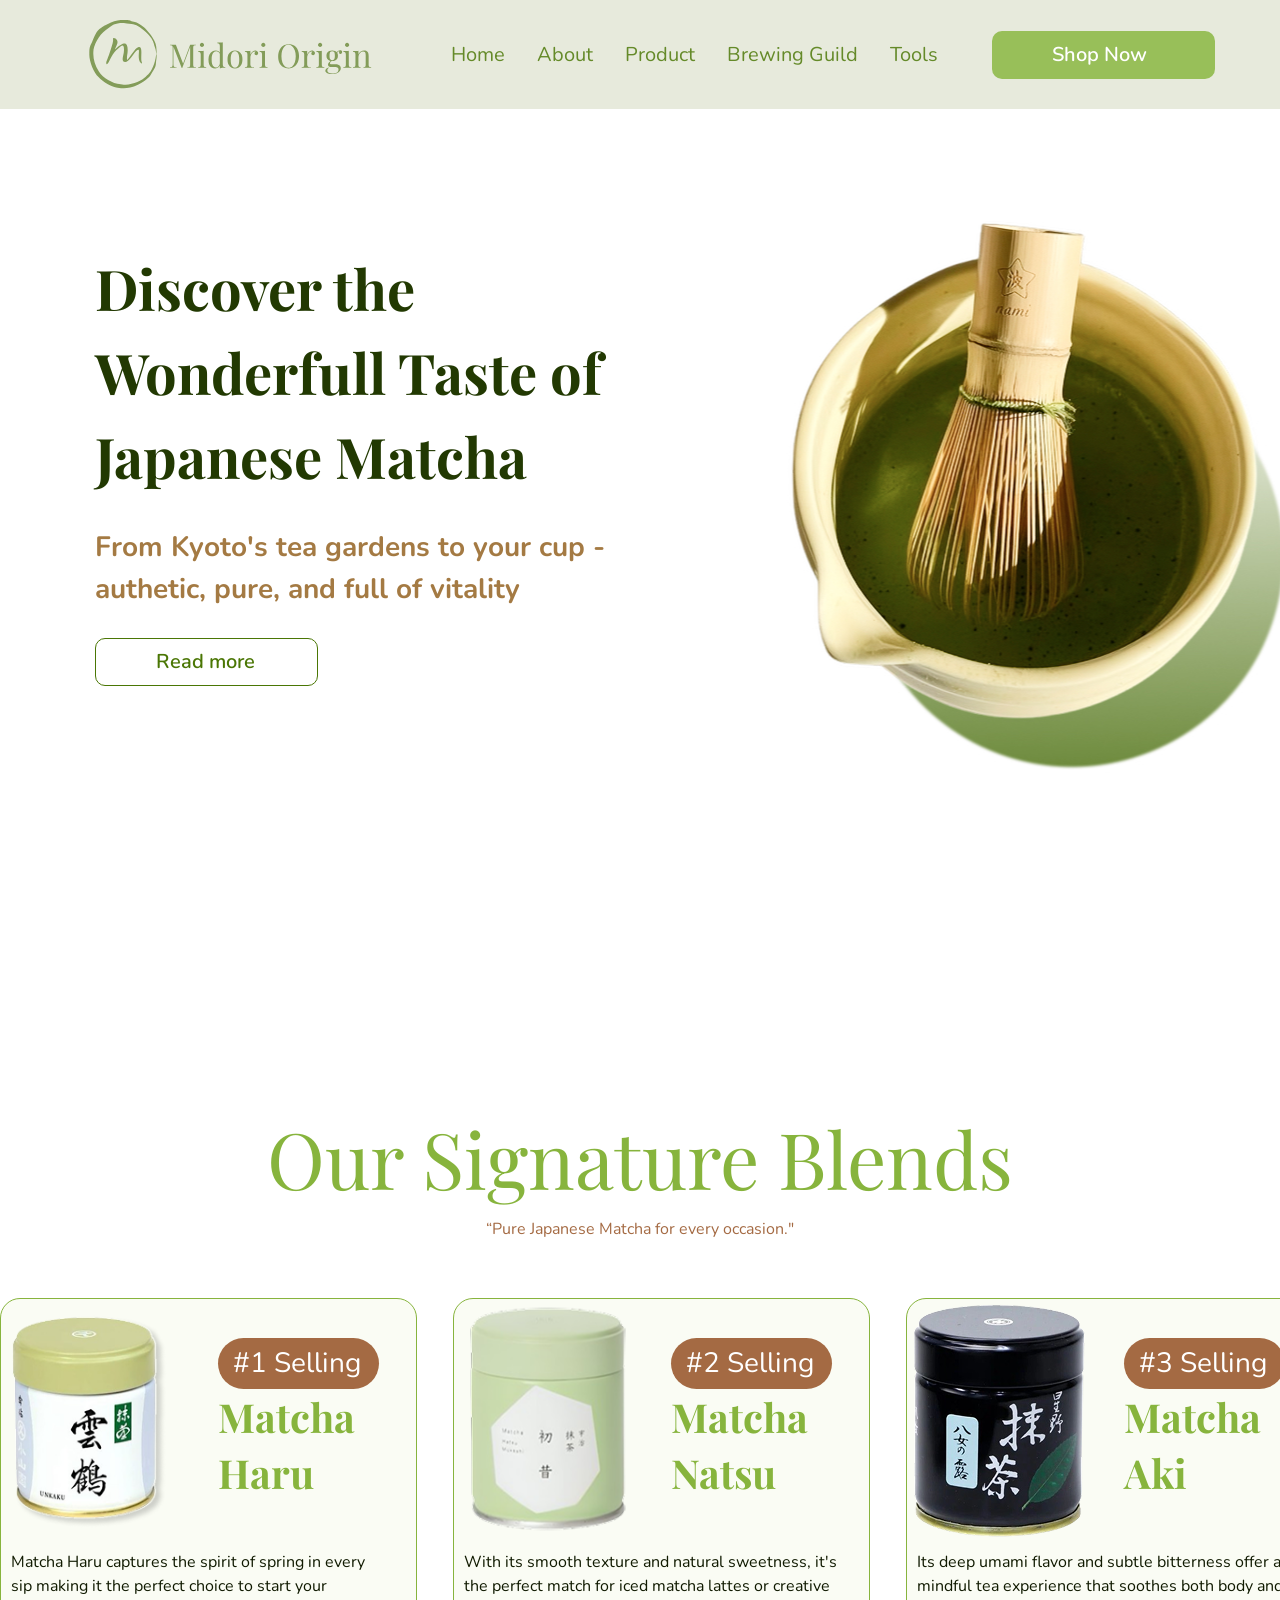
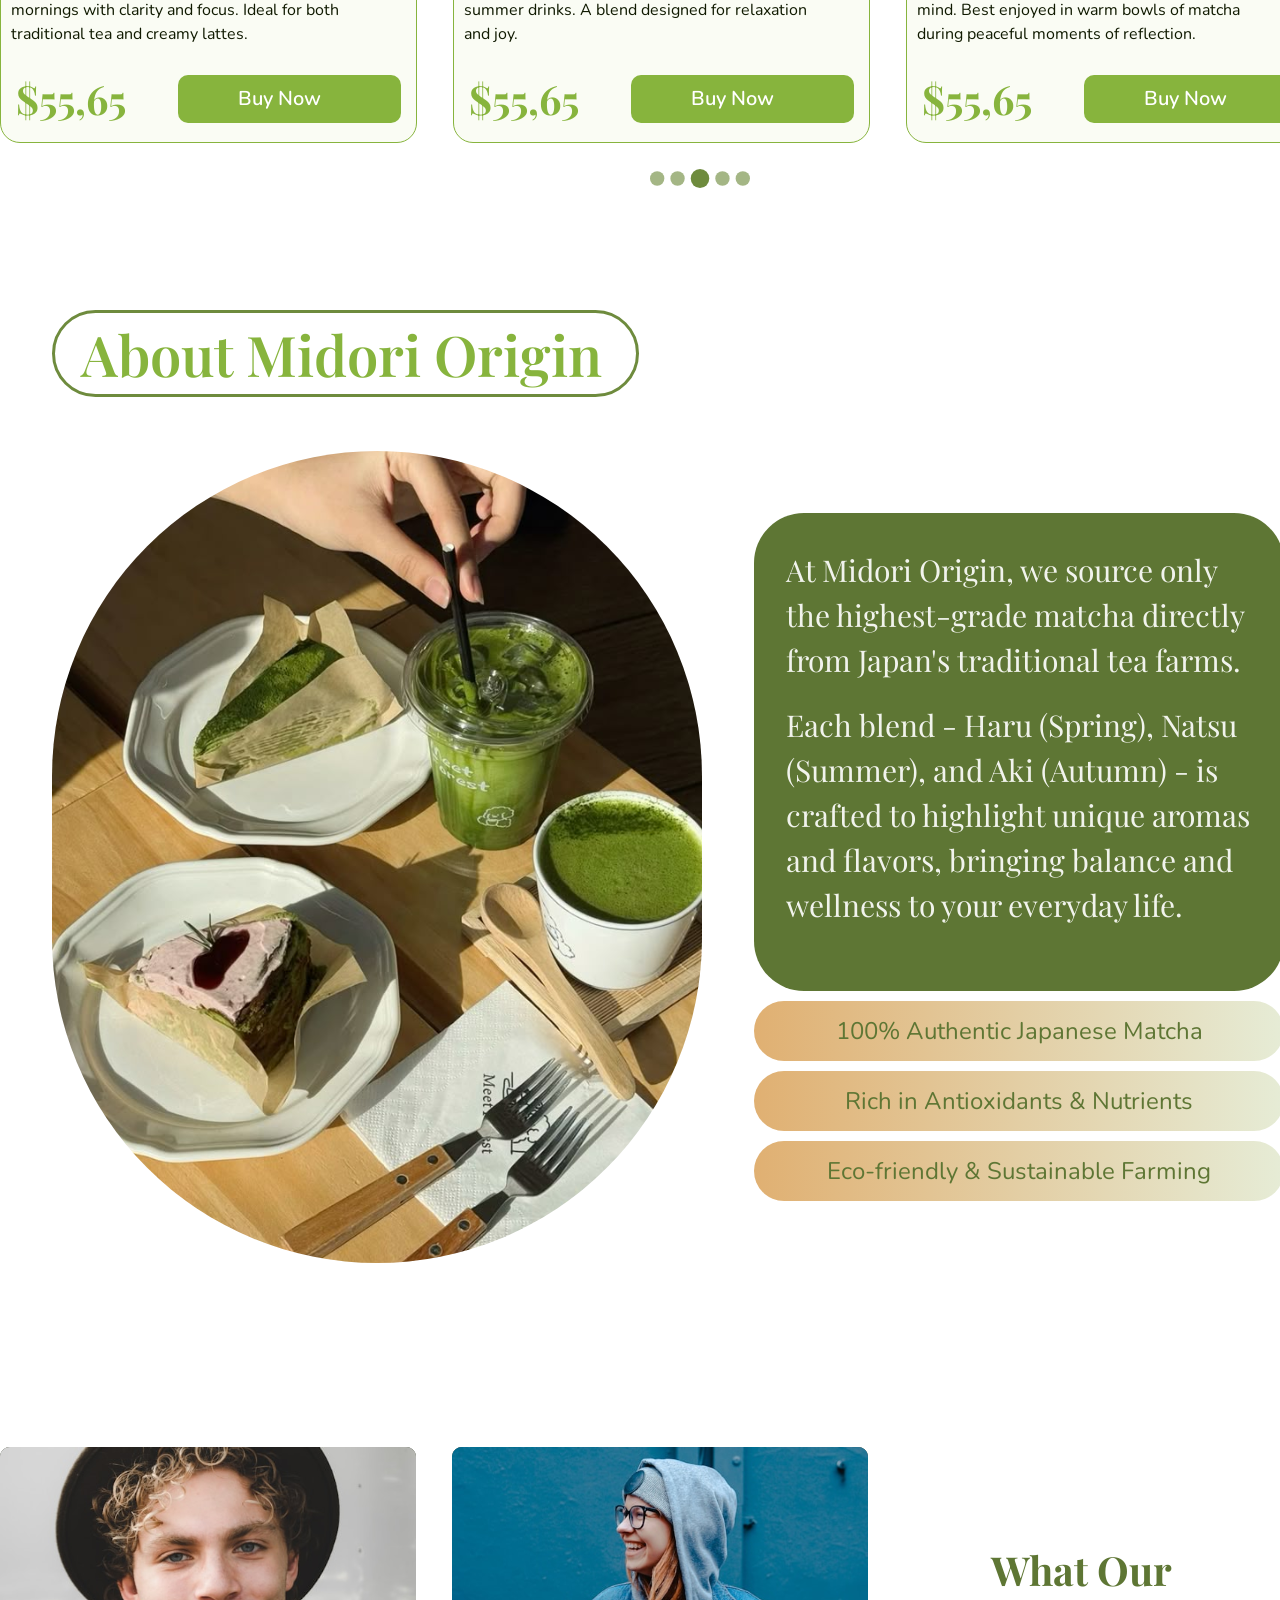
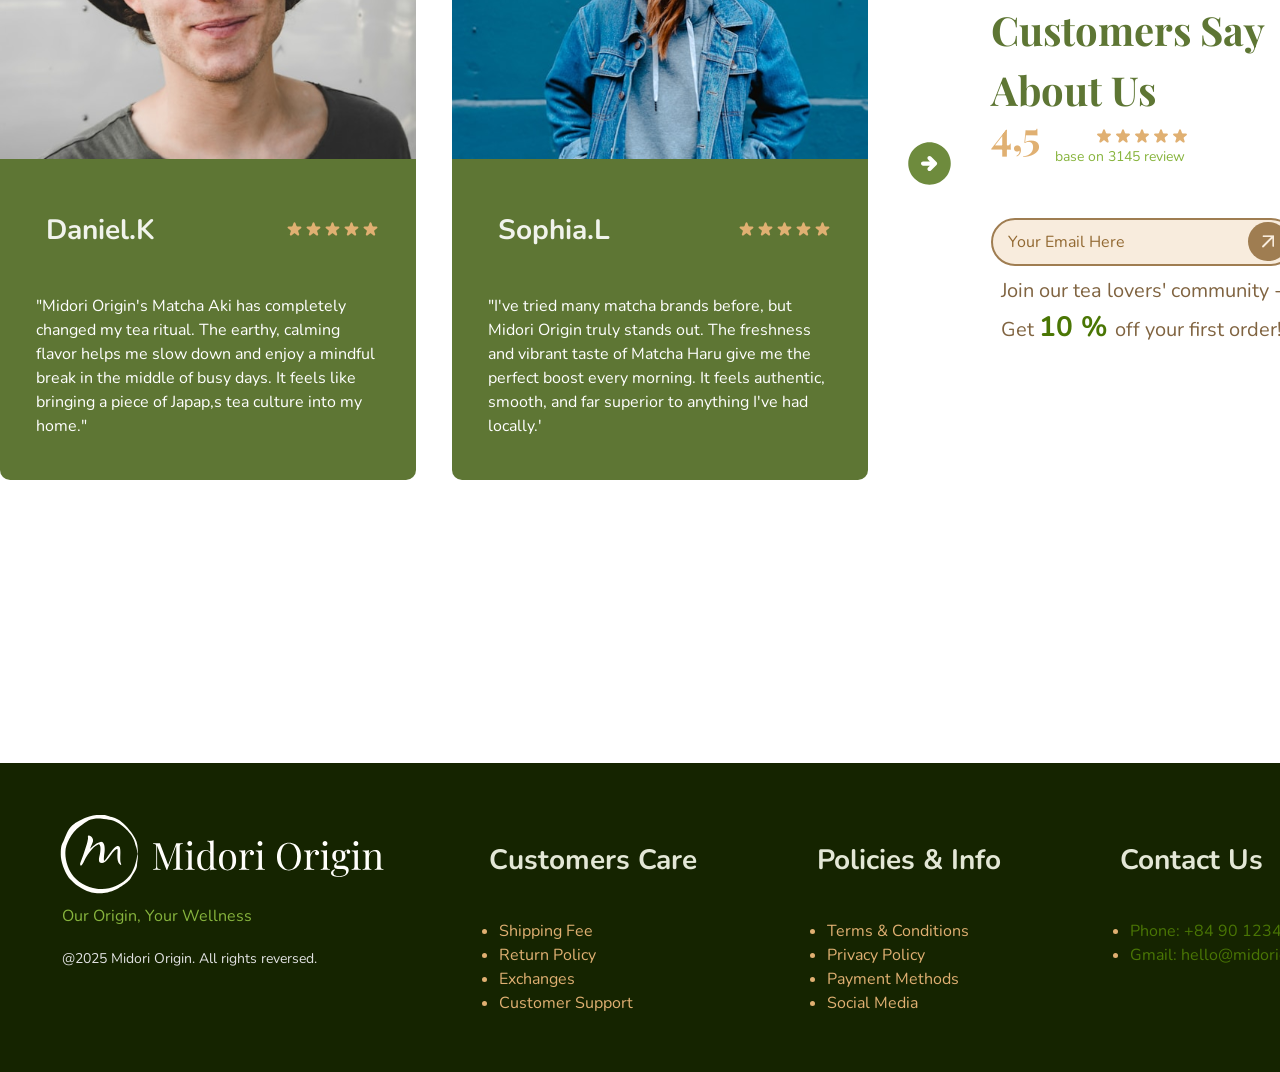
<file: index.html>
<!DOCTYPE html>
<html lang="en">

<head>
    <meta charset="UTF-8">
    <meta name="viewport" content="width=device-width, initial-scale=1.0">
    <title>Midori Origin</title>

    <!--css-->
    <link rel="stylesheet" href="css/style.css">

    <!--Font-->
    <link rel="preconnect" href="https://fonts.googleapis.com">
    <link rel="preconnect" href="https://fonts.gstatic.com" crossorigin>
    <link href="https://fonts.googleapis.com/css2?family=Nunito:ital,wght@0,200..1000;1,200..1000&display=swap"
        rel="stylesheet">

    <link rel="preconnect" href="https://fonts.googleapis.com">
    <link rel="preconnect" href="https://fonts.gstatic.com" crossorigin>
    <link href="https://fonts.googleapis.com/css2?family=Playfair+Display:ital,wght@0,400..900;1,400..900&display=swap"
        rel="stylesheet">
</head>

<body>
    <!--Navigation-->

    <div class="nav-bar">
        <img src="imgs/midori-logo.svg" width="332" height="69">
        <div class="menu">
            <a href="#"> Home </a>
            <a href="#"> About </a>
            <a href="#"> Product </a>
            <a href="#"> Brewing Guild </a>
            <a href="#"> Tools </a>
        </div>
        <a href="#" class="btn"> Shop Now </a>


    </div>

    <!--Hero-Section-->

    <div class="herosection">
        <div class="title1">
            <h1> Discover the <br> Wonderfull Taste of <br> Japanese Matcha </h1>
            <h3> From Kyoto's tea gardens to your cup - <br> authetic, pure, and full of vitality </h3>
        </div>
        <a href="#" class="btn-line"> Read more </a>

    </div>

    <!--Product-->

    <div class="title2">
        <h2> Our Signature Blends </h2>
        <p id="tagline1"> “Pure Japanese Matcha for every occasion." </p>
    </div>

    <div class="product">
        <!--card1-->
        <div class="card">
            <div class="item-til">
                <img src="imgs/matcha tin 1.png" width="185" height="241">
                <div class="pro-name">
                    <div class="tag">
                        <p> #1 Selling </p>
                    </div>
                    <h4> Matcha <br> Haru </h4>

                </div>
            </div>
            <p class="decre"> Matcha Haru captures the spirit of spring in every <br> sip making it the perfect choice
                to start your <br> mornings with clarity and focus. Ideal for both <br> traditional tea and creamy
                lattes.
            </p>
            <div class="pri-btn">
                <h4>$55,65</h4>
                <a href="#" class="btn"> Buy Now </a>
            </div>
        </div>

        <!--card2-->
        <div class="card">
            <div class="item-til">
                <img src="imgs/matcha tin 2.png" width="185" height="241">
                <div class="pro-name">
                    <div class="tag">
                        <p> #2 Selling </p>
                    </div>
                    <h4> Matcha <br> Natsu </h4>

                </div>
            </div>
            <p class="decre"> With its smooth texture and natural sweetness, it's <br> the perfect match for iced matcha
                lattes or creative <br> summer drinks. A blend designed for relaxation <br> and joy.
            </p>
            <div class="pri-btn">
                <h4>$55,65</h4>
                <a href="#" class="btn"> Buy Now </a>
            </div>
        </div>

        <!--card3-->
        <div class="card">
            <div class="item-til">
                <img src="imgs/matcha tin 3.png" width="185" height="241">
                <div class="pro-name">
                    <div class="tag">
                        <p> #3 Selling </p>
                    </div>
                    <h4> Matcha <br> Aki </h4>

                </div>
            </div>
            <p class="decre"> Its deep umami flavor and subtle bitterness offer a <br> mindful tea experience that
                soothes both body and <br> mind. Best enjoyed in warm bowls of matcha <br> during peaceful moments of
                reflection.
            </p>
            <div class="pri-btn">
                <h4>$55,65</h4>
                <a href="#" class="btn"> Buy Now </a>
            </div>
        </div>

    </div>
    <div id="roll-dot">
        <img src="imgs/roll-dot.svg" alt="roll-dot" width="100" height="auto">
    </div>

    <!--About Us-->
    <div class="About-us">
        <div class="title3">
            <p> About Midori Origin </p>
        </div>
        <div class="About-card">
            <img src="imgs/table-pic.svg" alt="matchatable" width="650" height="812">
            <div class="Ab-info">
                <div id="Ab-mido">
                    <p> At Midori Origin, we source only <br> the highest-grade matcha directly <br> from Japan's
                        traditional tea farms. </p>

                    <p> Each blend - Haru (Spring), Natsu <br> (Summer), and Aki (Autumn) - is <br> crafted to highlight
                        unique aromas <br> and flavors, bringing balance and <br> wellness to your everyday life.</p>

                </div>
                <div class="info-tag">
                    <p> 100% Authentic Japanese Matcha </p>
                </div>
                <div class="info-tag">
                    <p> Rich in Antioxidants & Nutrients </p>
                </div>
                <div class="info-tag">
                    <p> Eco-friendly & Sustainable Farming </p>
                </div>

            </div>

        </div>
    </div>

    <!--Comment-->

    <div class="cmt-box">
        <!--cmt1-->
        <div class="cmt-card">
            <img src="imgs/ctm-1.svg" alt="man" width="416" height="312">
            <div class="name-star">
                <p> <b> Daniel.K </b> </p>
                <img src="imgs/star.svg" alt="star" width="95" height="19">
            </div>
            <p class="cmt-dre"> "Midori Origin's Matcha Aki has completely changed my tea ritual. The earthy, calming
                flavor helps me slow down and enjoy a mindful break in the middle of busy days. It feels like bringing a
                piece of Japap,s tea culture into my home."</p>
        </div>
        <!--cmt2-->
        <div class="cmt-card">
            <img src="imgs/ctm-2.svg" alt="women" width="416" height="312">
            <div class="name-star">
                <p> <b> Sophia.L</b> </p>
                <img src="imgs/star.svg" alt="star" width="95" height="19">
            </div>
            <p class="cmt-dre"> "I've tried many matcha brands before, but Midori Origin truly stands out. The freshness
                and vibrant taste of Matcha Haru give me the perfect boost every morning. It feels authentic, smooth,
                and far superior to anything I've had locally.' </p>
        </div>

        <img src="imgs/arrowleft.svg" alt="arrowleft" width="51" height="auto">

        <!--left-->
        <div class="cmt-leftside">
            <div class="title-rate">
                <div id="title4-box">
                    <h3 id="title4"> What Our Customers Say About Us </h3>
                    <div class="rate-box">
                        <h3 id="rate-number"> 4,5 </h3>
                        <div class="star">
                            <img src="imgs/star.svg" alt="star" width="174" height="19">
                            <p id="rev"> base on 3145 review </p>
                        </div>
                    </div>
                </div>

                <div class="new-sh">
                    <div class="dm-box">
                        <p id="m-dm"> Your Email Here </p>
                        <img src="imgs/dm.svg" alt="dm" width="40" height="auto">
                    </div>

                    <p id="tagline3"> Join our tea lovers' community - Get <b id="number"> 10 % </b> off your first
                        order!</p>


                </div>

            </div>

        </div>


    </div>

    <!--Footer-->
    <div class="footer">
        <div class="logo-f">
            <img src="imgs/logo-white.svg" alt="midori-logo" width="342" height="79">
            <p id="tagli"> Our Origin, Your Wellness </p>
            <p id="credit"> @2025 Midori Origin. All rights reversed. </p>
        </div>

        <div class="info-f">
            <h3 class="footer-title"> Customers Care </h3>
            <ul>
                <li> Shipping Fee </li>
                <li> Return Policy </li>
                <li> Exchanges </li>
                <li> Customer Support </li>
            </ul>

        </div>

        <div class="info-f">
            <h3 class="footer-title"> Policies & Info </h3>
            <ul>
                <li> Terms & Conditions </li>
                <li> Privacy Policy </li>
                <li> Payment Methods </li>
                <li> Social Media </li>
            </ul>

        </div>

        <div class="info-f">
            <h3 class="footer-title"> Contact Us </h3>
            <ul>
                <li> <a href="tel: +849012345678"> Phone: +84 90 1234 5678 </a> </li>
                <li> <a href="mailto:hello@midoriorigin.com"> Gmail: hello@midoriorigin.com </a> </li>
            </ul>

        </div>



    </div>

</body>

</html>
</file>
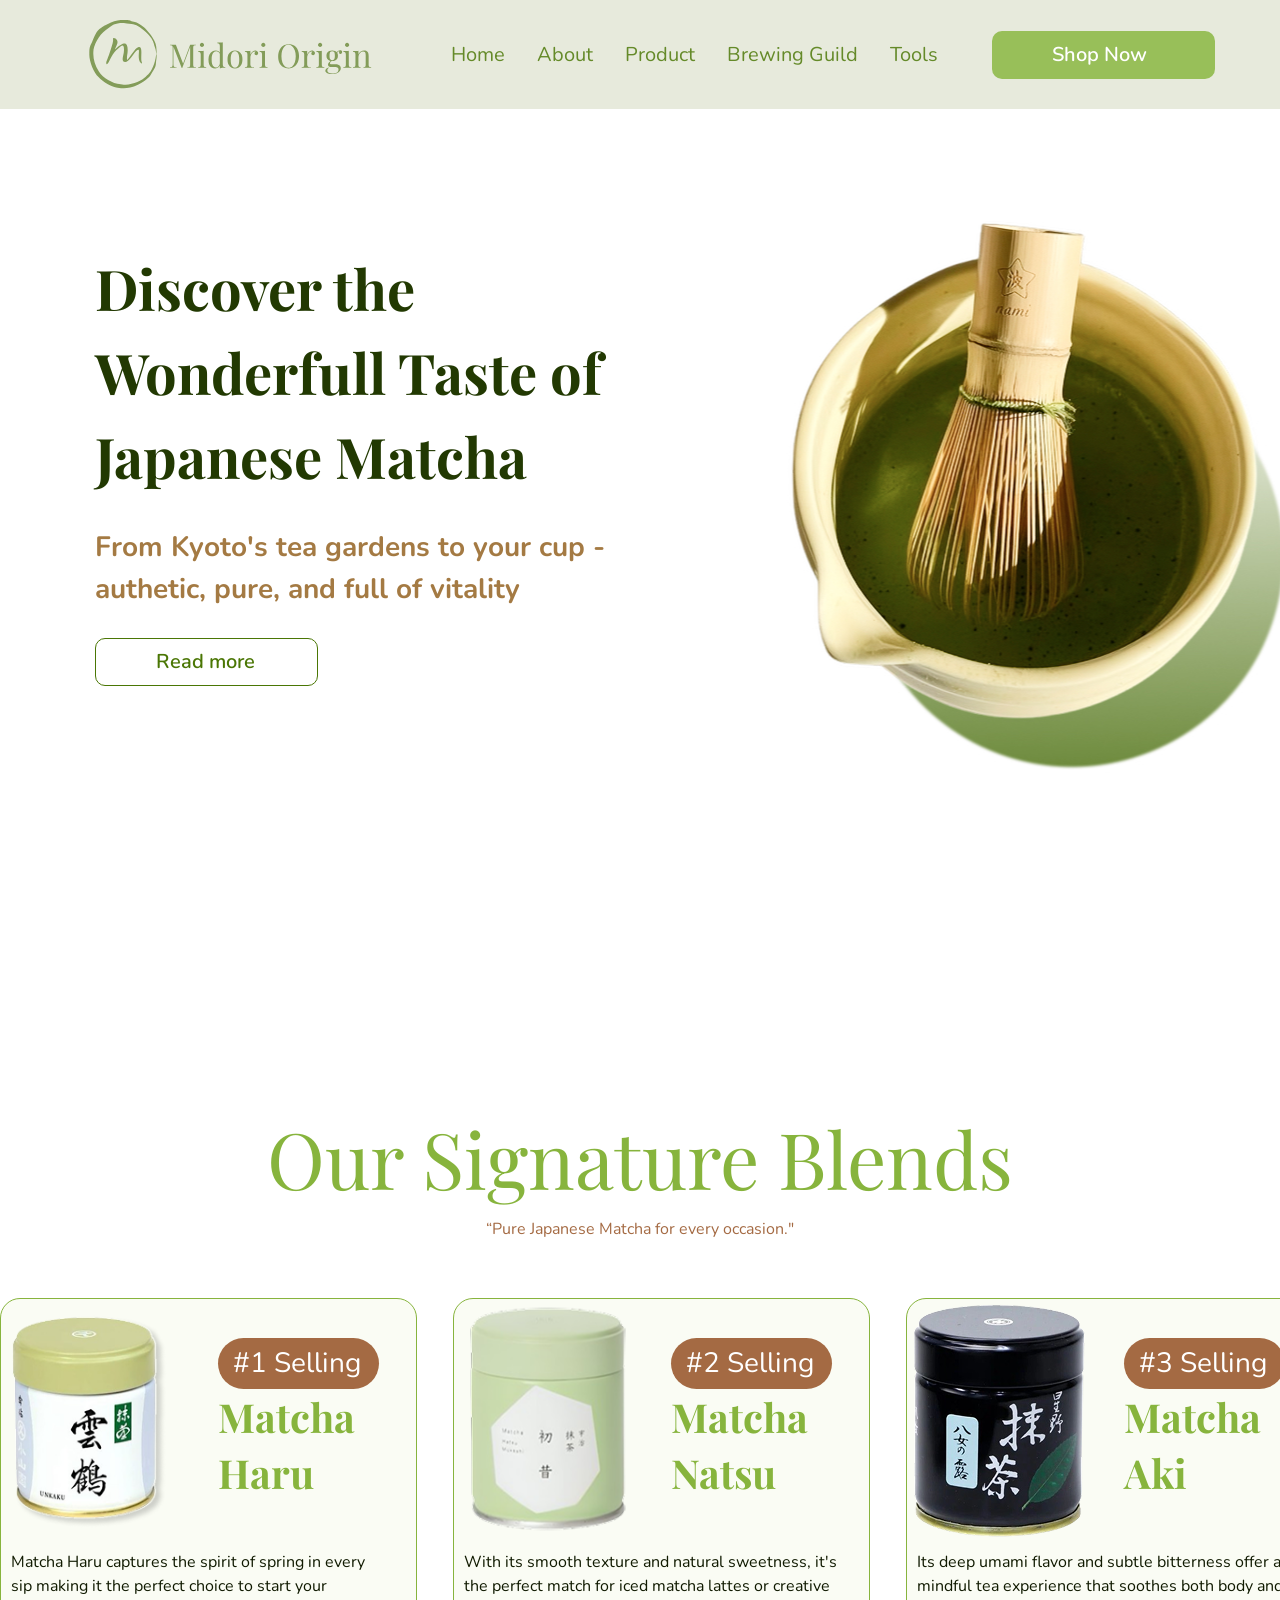
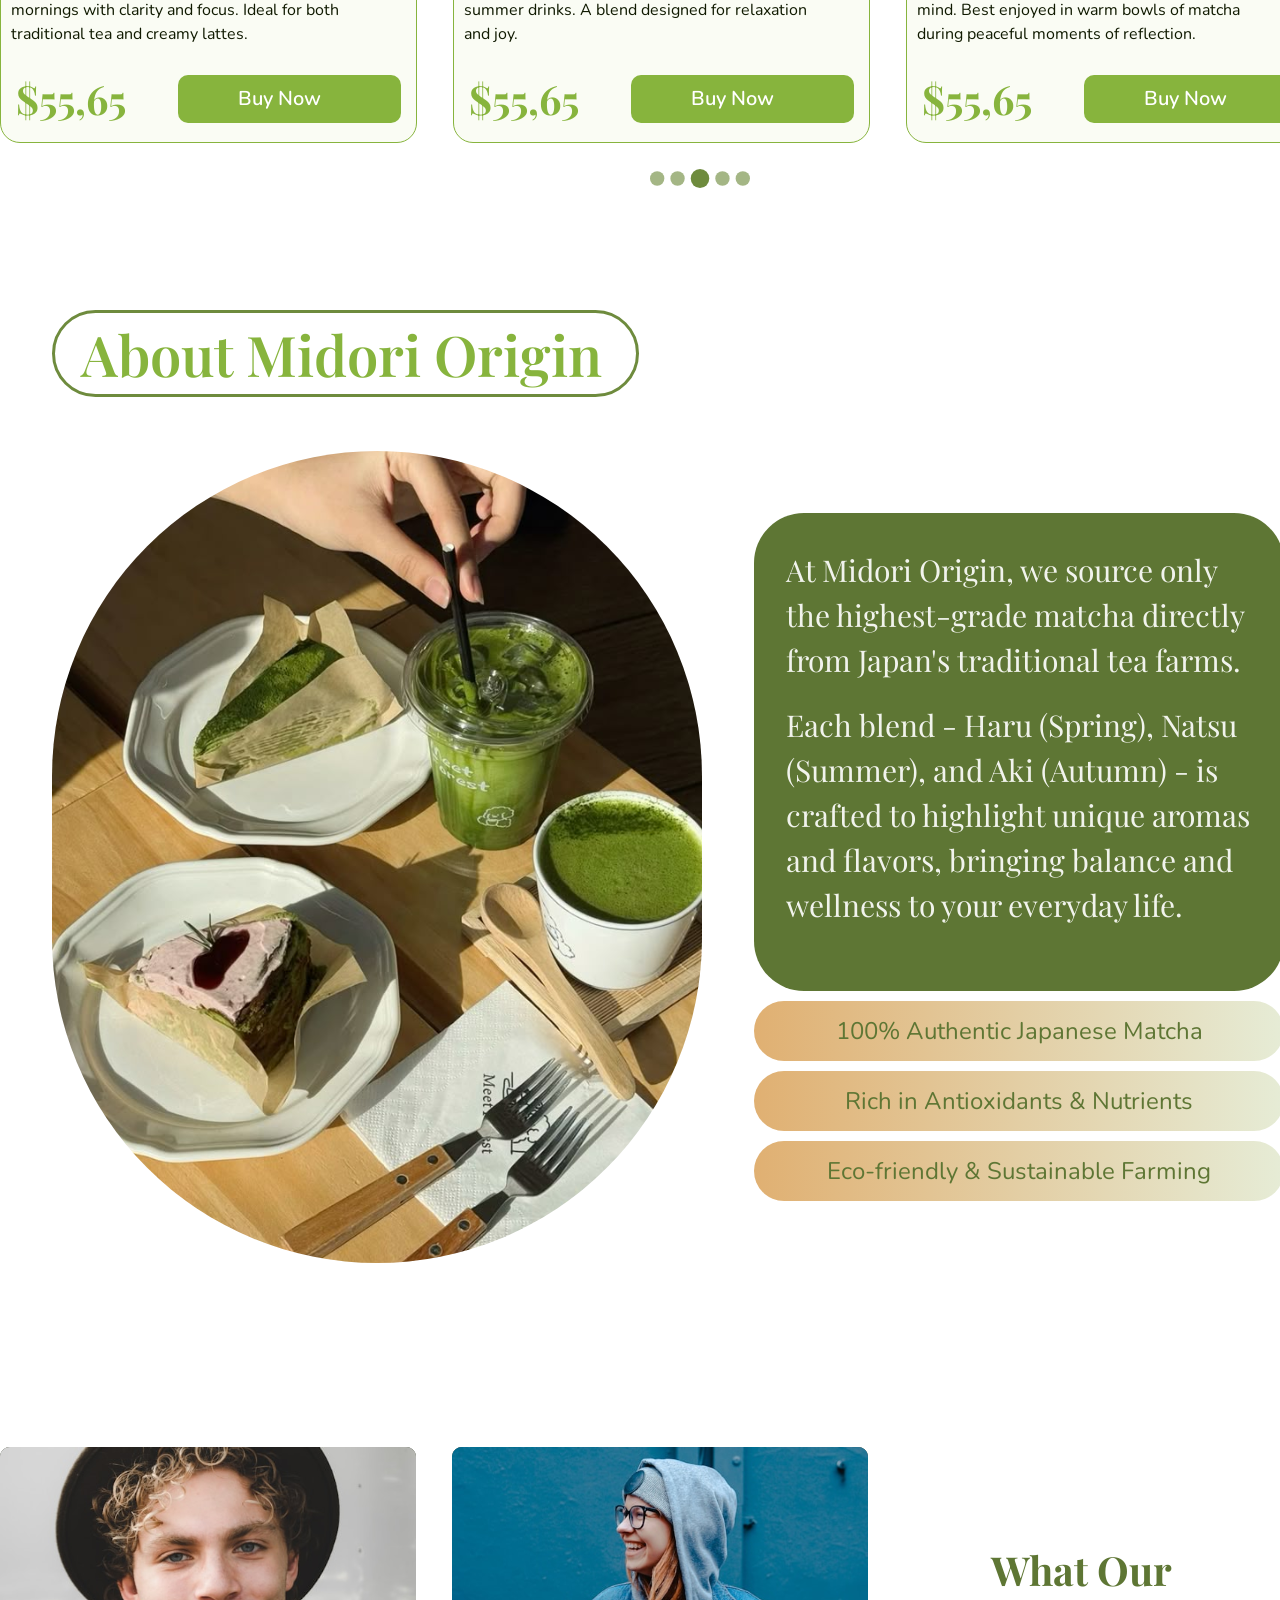
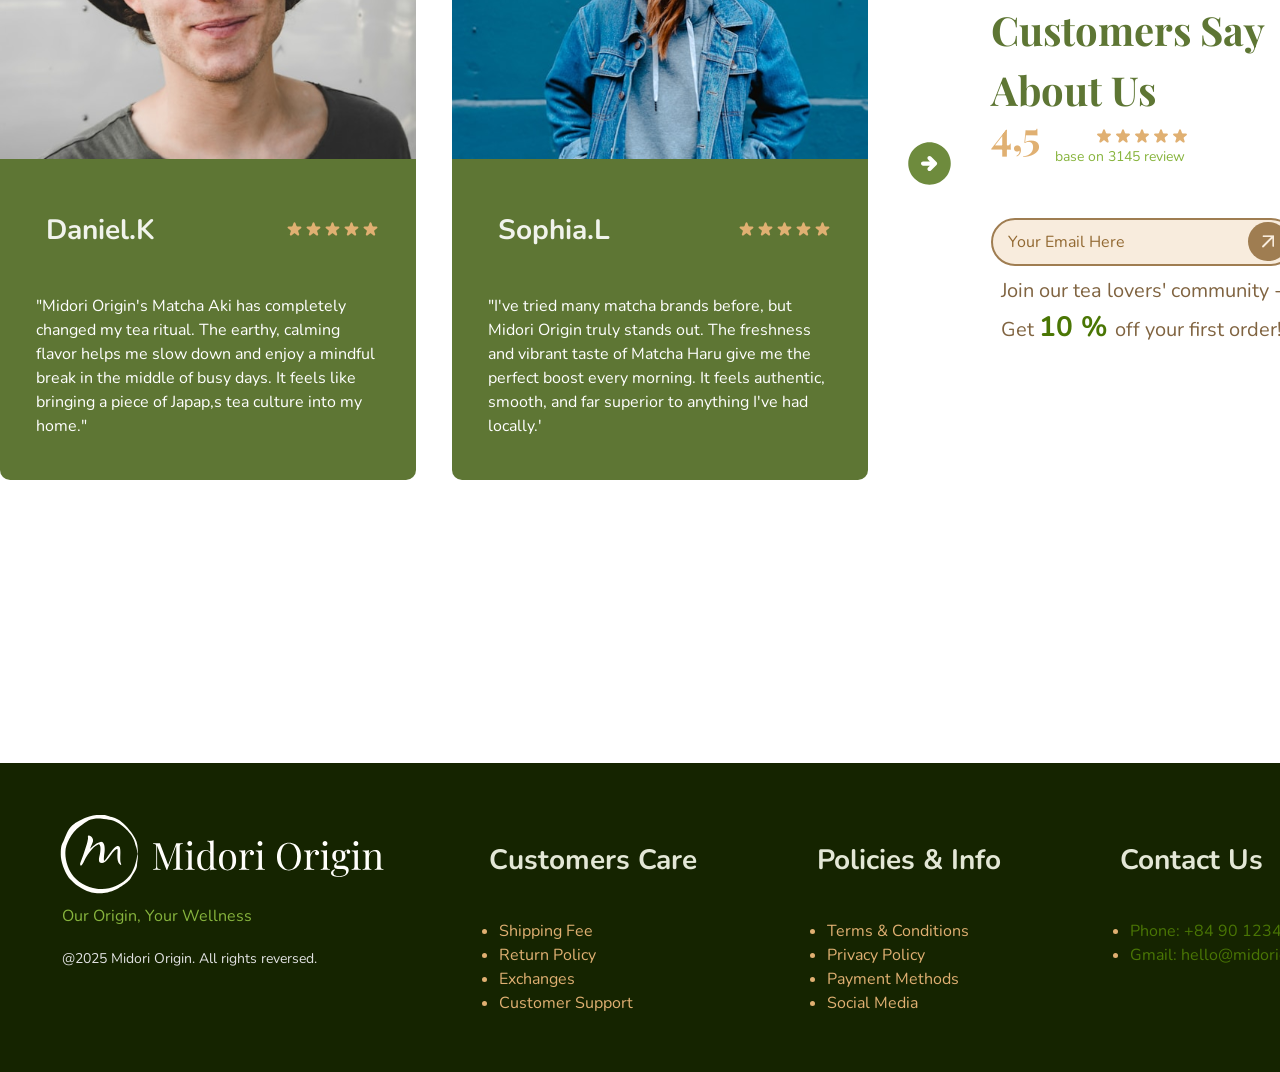
<file: Midori-Home.html>
<!DOCTYPE html>
<html lang="en">

<head>
    <meta charset="UTF-8">
    <meta name="viewport" content="width=device-width, initial-scale=1.0">
    <title>Midori Origin</title>

    <!--css-->
    <link rel="stylesheet" href="css/style.css">

    <!--Font-->
    <link rel="preconnect" href="https://fonts.googleapis.com">
    <link rel="preconnect" href="https://fonts.gstatic.com" crossorigin>
    <link href="https://fonts.googleapis.com/css2?family=Nunito:ital,wght@0,200..1000;1,200..1000&display=swap"
        rel="stylesheet">

    <link rel="preconnect" href="https://fonts.googleapis.com">
    <link rel="preconnect" href="https://fonts.gstatic.com" crossorigin>
    <link href="https://fonts.googleapis.com/css2?family=Playfair+Display:ital,wght@0,400..900;1,400..900&display=swap"
        rel="stylesheet">
</head>

<body>
    <!--Navigation-->

    <div class="nav-bar">
        <img src="imgs/midori-logo.svg" width="332" height="69">
        <div class="menu">
            <a href="#"> Home </a>
            <a href="#"> About </a>
            <a href="#"> Product </a>
            <a href="#"> Brewing Guild </a>
            <a href="#"> Tools </a>
        </div>
        <a href="#" class="btn"> Shop Now </a>


    </div>

    <!--Hero-Section-->

    <div class="herosection">
        <div class="title1">
            <h1> Discover the <br> Wonderfull Taste of <br> Japanese Matcha </h1>
            <h3> From Kyoto's tea gardens to your cup - <br> authetic, pure, and full of vitality </h3>
        </div>
        <a href="#" class="btn-line"> Read more </a>

    </div>

    <!--Product-->

    <div class="title2">
        <h2> Our Signature Blends </h2>
        <p id="tagline1"> “Pure Japanese Matcha for every occasion." </p>
    </div>

    <div class="product">
        <!--card1-->
        <div class="card">
            <div class="item-til">
                <img src="imgs/matcha tin 1.png" width="185" height="241">
                <div class="pro-name">
                    <div class="tag">
                        <p> #1 Selling </p>
                    </div>
                    <h4> Matcha <br> Haru </h4>

                </div>
            </div>
            <p class="decre"> Matcha Haru captures the spirit of spring in every <br> sip making it the perfect choice
                to start your <br> mornings with clarity and focus. Ideal for both <br> traditional tea and creamy
                lattes.
            </p>
            <div class="pri-btn">
                <h4>$55,65</h4>
                <a href="#" class="btn"> Buy Now </a>
            </div>
        </div>

        <!--card2-->
        <div class="card">
            <div class="item-til">
                <img src="imgs/matcha tin 2.png" width="185" height="241">
                <div class="pro-name">
                    <div class="tag">
                        <p> #2 Selling </p>
                    </div>
                    <h4> Matcha <br> Natsu </h4>

                </div>
            </div>
            <p class="decre"> With its smooth texture and natural sweetness, it's <br> the perfect match for iced matcha
                lattes or creative <br> summer drinks. A blend designed for relaxation <br> and joy.
            </p>
            <div class="pri-btn">
                <h4>$55,65</h4>
                <a href="#" class="btn"> Buy Now </a>
            </div>
        </div>

        <!--card3-->
        <div class="card">
            <div class="item-til">
                <img src="imgs/matcha tin 3.png" width="185" height="241">
                <div class="pro-name">
                    <div class="tag">
                        <p> #3 Selling </p>
                    </div>
                    <h4> Matcha <br> Aki </h4>

                </div>
            </div>
            <p class="decre"> Its deep umami flavor and subtle bitterness offer a <br> mindful tea experience that
                soothes both body and <br> mind. Best enjoyed in warm bowls of matcha <br> during peaceful moments of
                reflection.
            </p>
            <div class="pri-btn">
                <h4>$55,65</h4>
                <a href="#" class="btn"> Buy Now </a>
            </div>
        </div>

    </div>
    <div id="roll-dot">
        <img src="imgs/roll-dot.svg" alt="roll-dot" width="100" height="auto">
    </div>

    <!--About Us-->
    <div class="About-us">
        <div class="title3">
            <p> About Midori Origin </p>
        </div>
        <div class="About-card">
            <img src="imgs/table-pic.svg" alt="matchatable" width="650" height="812">
            <div class="Ab-info">
                <div id="Ab-mido">
                    <p> At Midori Origin, we source only <br> the highest-grade matcha directly <br> from Japan's
                        traditional tea farms. </p>

                    <p> Each blend - Haru (Spring), Natsu <br> (Summer), and Aki (Autumn) - is <br> crafted to highlight
                        unique aromas <br> and flavors, bringing balance and <br> wellness to your everyday life.</p>

                </div>
                <div class="info-tag">
                    <p> 100% Authentic Japanese Matcha </p>
                </div>
                <div class="info-tag">
                    <p> Rich in Antioxidants & Nutrients </p>
                </div>
                <div class="info-tag">
                    <p> Eco-friendly & Sustainable Farming </p>
                </div>

            </div>

        </div>
    </div>

    <!--Comment-->

    <div class="cmt-box">
        <!--cmt1-->
        <div class="cmt-card">
            <img src="imgs/ctm-1.svg" alt="man" width="416" height="312">
            <div class="name-star">
                <p> <b> Daniel.K </b> </p>
                <img src="imgs/star.svg" alt="star" width="95" height="19">
            </div>
            <p class="cmt-dre"> "Midori Origin's Matcha Aki has completely changed my tea ritual. The earthy, calming
                flavor helps me slow down and enjoy a mindful break in the middle of busy days. It feels like bringing a
                piece of Japap,s tea culture into my home."</p>
        </div>
        <!--cmt2-->
        <div class="cmt-card">
            <img src="imgs/ctm-2.svg" alt="women" width="416" height="312">
            <div class="name-star">
                <p> <b> Sophia.L</b> </p>
                <img src="imgs/star.svg" alt="star" width="95" height="19">
            </div>
            <p class="cmt-dre"> "I've tried many matcha brands before, but Midori Origin truly stands out. The freshness
                and vibrant taste of Matcha Haru give me the perfect boost every morning. It feels authentic, smooth,
                and far superior to anything I've had locally.' </p>
        </div>

        <img src="imgs/arrowleft.svg" alt="arrowleft" width="51" height="auto">

        <!--left-->
        <div class="cmt-leftside">
            <div class="title-rate">
                <div id="title4-box">
                    <h3 id="title4"> What Our Customers Say About Us </h3>
                    <div class="rate-box">
                        <h3 id="rate-number"> 4,5 </h3>
                        <div class="star">
                            <img src="imgs/star.svg" alt="star" width="174" height="19">
                            <p id="rev"> base on 3145 review </p>
                        </div>
                    </div>
                </div>

                <div class="new-sh">
                    <div class="dm-box">
                        <p id="m-dm"> Your Email Here </p>
                        <img src="imgs/dm.svg" alt="dm" width="40" height="auto">
                    </div>

                    <p id="tagline3"> Join our tea lovers' community - Get <b id="number"> 10 % </b> off your first
                        order!</p>


                </div>

            </div>

        </div>


    </div>

    <!--Footer-->
    <div class="footer">
        <div class="logo-f">
            <img src="imgs/logo-white.svg" alt="midori-logo" width="342" height="79">
            <p id="tagli"> Our Origin, Your Wellness </p>
            <p id="credit"> @2025 Midori Origin. All rights reversed. </p>
        </div>

        <div class="info-f">
            <h3 class="footer-title"> Customers Care </h3>
            <ul>
                <li> Shipping Fee </li>
                <li> Return Policy </li>
                <li> Exchanges </li>
                <li> Customer Support </li>
            </ul>

        </div>

        <div class="info-f">
            <h3 class="footer-title"> Policies & Info </h3>
            <ul>
                <li> Terms & Conditions </li>
                <li> Privacy Policy </li>
                <li> Payment Methods </li>
                <li> Social Media </li>
            </ul>

        </div>

        <div class="info-f">
            <h3 class="footer-title"> Contact Us </h3>
            <ul>
                <li> <a href="tel: +849012345678"> Phone: +84 90 1234 5678 </a> </li>
                <li> <a href="mailto:hello@midoriorigin.com"> Gmail: hello@midoriorigin.com </a> </li>
            </ul>

        </div>



    </div>

</body>

</html>
</file>
<file: css/style.css>
/*set up*/
* {
    padding: 0px;
    margin: 0px;
    box-sizing: border-box;
}

/* all */
body {
    font-family: "Nunito", sans-serif;
    font-size: 16px;
    line-height: 1.5;
    background-color: rgb(255, 255, 255);
    color: #87B43D;
    gap: 10px;
}

/*navigation bar*/

.nav-bar {
    display: flex;
    padding: 20px 65px;
    justify-content: space-between;
    background-color: #E3E7D6;
    align-items: center;
    /*on top*/
    position: sticky;
    top: 0;
    z-index: 1000;
    box-shadow: 0 2px 4px rgba (0, 0, 0.1);
    opacity: 85%;

}

.menu {
    display: flex;
    gap: 32px;
    font-size: 20px;
    align-items: center;

}

a {
    text-decoration: none;
    color: #4a7604;
}

a:hover {
    color: #a46a43;
    text-decoration: underline;
}

a:active {
    color: #4a7604;
}

.btn {
    font-size: 20px;
    padding: 10px 60px;
    background-color: #87B43D;
    color: #ffffff;
    border-radius: 10px;
    font-weight: 600;
    height: 48px;
    align-items: center;
    display: flex;
    width: 223px;
}

.btn:hover {
    background-color: #ffceae;
}

.btn:active {
    background-color: #152400;
    color: #ffffff;
}

/*hero-section*/

h1 {
    font-family: "Playfair Display", serif;
    font-size: 56px;
    padding: 28px 0px;
    color: #223902;
}

h3 {
    font-size: 28px;
    color: #a47a43;
    padding: 0px 0px 28px 0px;
}

.herosection {
    background-image: url("../imgs/herosection.jpg");
    width: 1312px;
    height: 686px;
    background-position: center;
    background-repeat: no-repeat;
    background-size: cover;
    padding: 28px 95px;
    align-content: center;

}

.btn-line {
    font-size: 20px;
    padding: 10px 60px;
    color: #4a7604;
    border-radius: 10px;
    border: 1px solid #4a7604;
    font-weight: 600;
    height: 48px;
    align-items: center;
    display: flex;
    width: 223px;
}

.btn-line:hover {
    border: 1px solid #926932;
}

.btn-line:active {
    border: 1px solid #152400;
    background-color: #e2e2e2;
    color: #152400;
}

/*product*/

.title2 {
    display: flex;
    flex-direction: column;
    justify-content: center;
    align-items: center;
}

h2 {
    font-family: "Playfair Display", serif;
    font-size: 78px;
    font-weight: 400;
}

#tagline1 {
    color: #a46a43;
    padding: 0px 0px 30px 0px;
}

/*product card*/

.title2 {
    padding: 305px 0px 0px 0px;
}

.tag {
    background-color: #a46a43;
    font-size: 28px;
    padding: 5px;
    color: #ffffff;
    border-radius: 40px;
    font-weight: 400;
    height: 51px;
    align-items: center;
    display: flex;
    width: 161px;
}

h4 {
    font-family: "Playfair Display", serif;
    font-size: 40px;
    color: #87B43D;
    line-height: 1.4;
}

p {
    padding: 10px;
}

.decre {
    color: #101a00;
    padding: 10px;
}

.item-til {
    display: flex;
    gap: 32px;
    align-items: center;
}

.pri-btn {
    display: flex;
    gap: 52px;
    align-items: center;
    justify-content: space-between;
    padding: 15px;
}

.card {
    height: 465x;
    width: 440px;
    border-radius: 20px;
    border: 1px solid #87B43D;
    background-color: #fafcf4;
}

.product {
    display: flex;
    align-items: center;
    gap: 36px;
    height: 498px;
    width: 1313px;
    justify-content: space-between;
    margin: auto;
}

#roll-dot {
    align-items: center;
    margin: auto;
    position: absolute;
    left: 650px;

}

/* About us */

.About-us {
    padding: 141px 0px 200px 52px;
}

.title3 {
    font-family: "Playfair Display", serif;
    font-size: 56px;
    font-weight: 600;
    color: #87B43D;
    border-radius: 50px;
    border: 3px solid #6E8B3D;
    width: 587px;
    height: 87px;
    align-items: center;
    display: flex;
    padding: 16px;

}

.About-card {
    padding: 54px 52px 0px 0px;
    display: flex;
    align-items: center;
    justify-content: space-between;
    gap: 52px;
}

#Ab-mido {
    font-family: "Playfair Display", serif;
    background-color: #5E7634;
    font-size: 30px;
    padding: 25px 22px;
    color: #F1F3EC;
    border-radius: 50px;
    height: 478px;
    align-items: center;
    width: 530px;
}

.info-tag {
    font-size: 24px;
    color: #5E7634;
    background: linear-gradient(to right, #E0B072, #E6ECD6);
    border-radius: 50px;
    width: 530px;
    height: 60px;
    display: flex;
    align-items: center;
    justify-content: center;


}

.Ab-info {
    display: flex;
    flex-direction: column;
    justify-content: center;
    align-items: center;
    gap: 10px;
}

/*comment*/

.cmt-box {
    padding: 300px 52px 600px 0px;
    display: flex;
    align-items: center;
    gap: 36px;
    height: 653px;
    width: 1313px;
    justify-content: space-between;
    margin: auto;
}

.cmt-card {
    width: 416px;
    height: 633px;
    border-radius: 10px;
    background-color: #5E7634;
}

.name-star {
    display: flex;
    align-items: center;
    justify-content: space-between;
    margin: auto;
    font-size: 28px;
    color: #F1F3EC;
    padding: 33px 36px;

}

.cmt-dre {
    padding: 0px 36px;
    color: #ffffff;
}

.cmt-leftside {
    display: flex;
    justify-content: flex-start;
    width: 304px;
    height: 447px;
}

#title4 {
    font-family: "Playfair Display", serif;
    color: #5E7634;
    font-size: 40px;
    padding: 0px;
}

.title4-box {
    padding: 0px 0px 102px 0px;
}

.rate-box {
    display: flex;
    align-items: center;
    width: 228px;
    height: 58px;
    gap: 5px;
}

.title-rate {
    display: flex;
    flex-direction: column;
    justify-content: flex-start;
    gap: 20px;
}

.star {
    display: flex;
    flex-direction: column;
    justify-content: flex-start;
    height: 43px;
    width: 174;
    padding: 0px 10px;

}

#rev {
    font-size: 14px;
    padding: 0px;
}

#rate-number {
    font-family: "Playfair Display", serif;
    color: #E0B072;
    font-size: 40px;
}

/*dm box*/

.new-sh {
    padding: 20px 0px;
}

.dm-box {
    padding: 5px;
    width: 304px;
    height: 48px;
    border-radius: 24px;
    background-color: #F8ECDD;
    border: 2px solid #9F7D51;
    display: flex;
    align-items: center;
    justify-content: space-between;
}

#m-dm {
    color: #926932;
}

#tagline3 {
    color: #806441;
    font-size: 20px;
}

#number {
    font-size: 28px;
    color: #4a7604;
}

/* footer */

.footer {
    padding: 52px;
    width: 1440px;
    height: 309px;
    background-color: #152400;
    display: flex;
    justify-content: space-between;
    margin: auto;
    gap: 24px;
}

.logo-f {
    display: flex;
    flex-direction: column;
}

#credit {
    color: #e2e2e2;
    font-size: 14px;
}

.info-f {
    padding: 24px;

}

.footer-title {
    color: #E3E7D6;
}

ul {
    padding: 10px;
    color: #E0B072;
}
</file>
